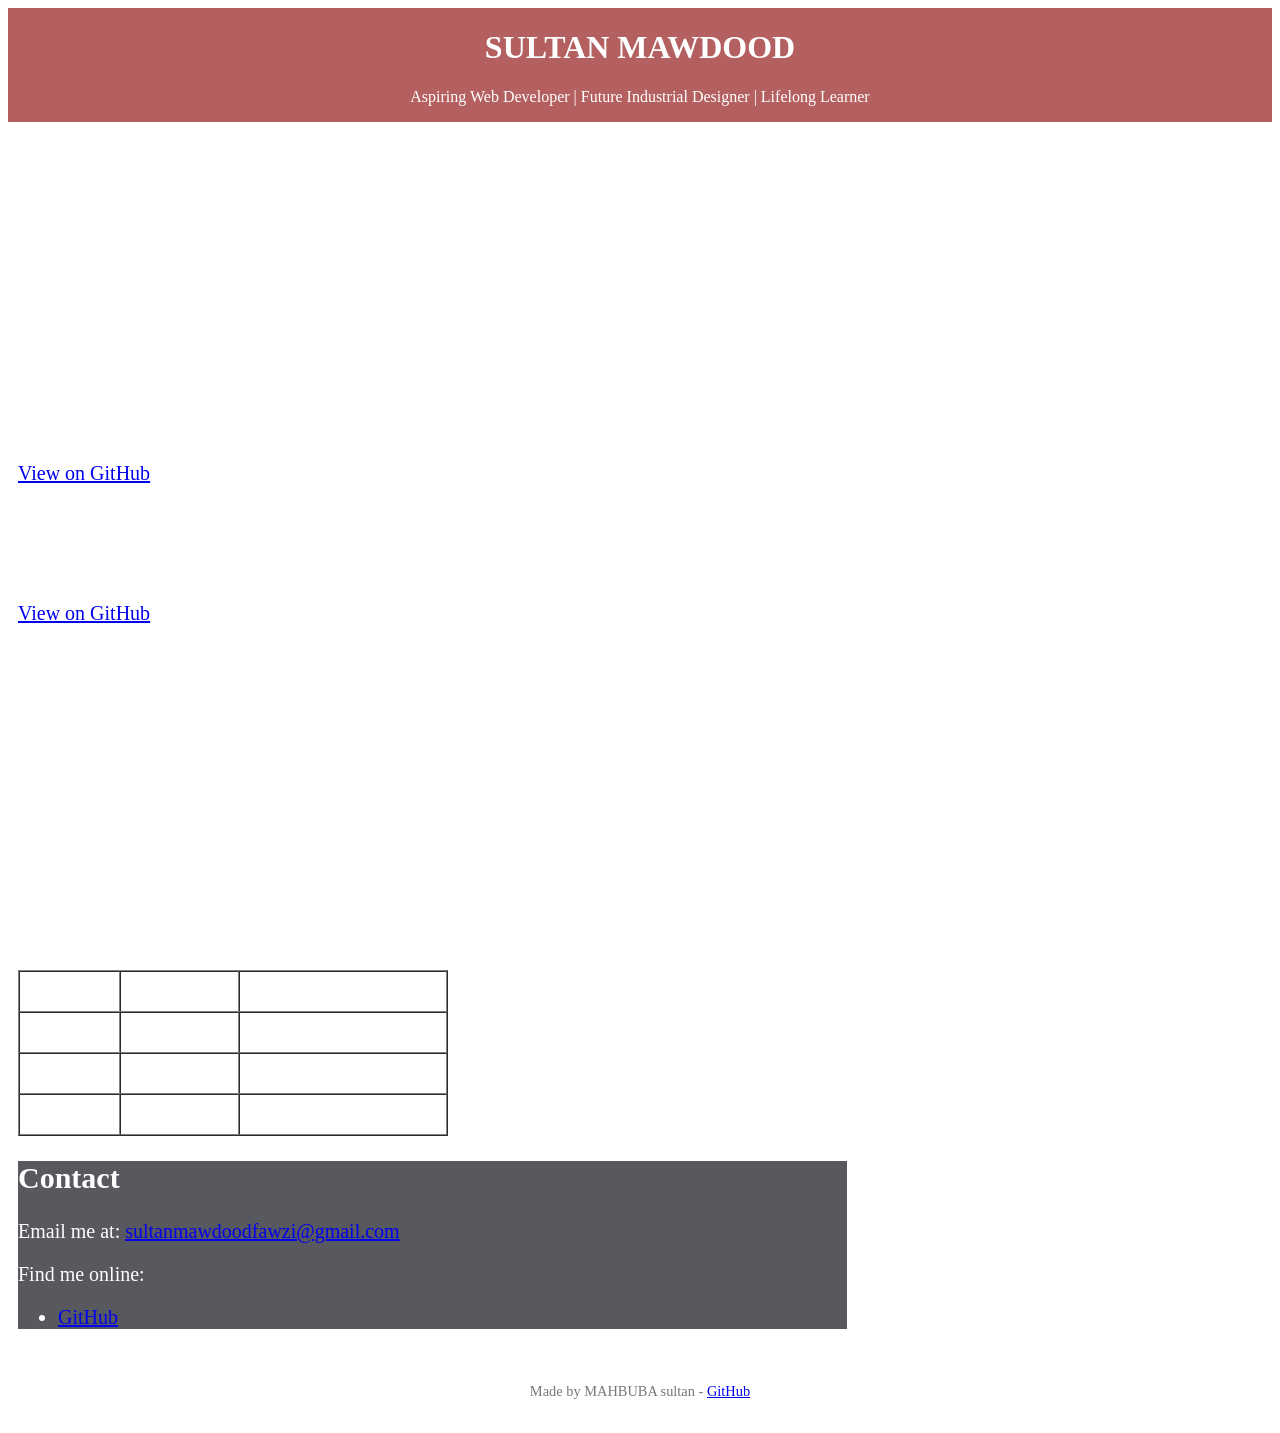
<file: css_basic/index.html>
<!DOCTYPE html>
<html lang="en">
<head>
    <meta charset="utf-8">
    <title> Sultan Mawdood Fawzi  Personal Portfolio</title>
    <meta name="viewport" content="width=device-width, initial-scale=1.0">
    
    <link href="base.css" rel="stylesheet">
    <link href="styles.css" rel="stylesheet">

</head>
<body class="works_on_smartphone">
    <!-- Header -->
    <header>
        <h1>SULTAN MAWDOOD</h1>
        <p>Aspiring Web Developer | Future Industrial Designer | Lifelong Learner</p>
    </header>

    <!-- Main Content -->
    <main>
        <!-- Article (portfolio content) -->
        <article>
            <!-- Introduction Section -->
            <section id="introduction">
                <h2>Introduction</h2>
                <p>Hello! My name is Sultan Mawdood Fawzi . I’m passionate about technology, design, and problem-solving. This portfolio is the first step in showcasing my journey as I build skills in web development and industrial design.</p>
            </section>

            <!-- Projects Section -->
            <section id="projects">
                <h2>Projects</h2>

                <div class="project">
                    <h3>My First Portfolio Website</h3>
                    <p>A beginner-friendly website built with pure HTML to showcase my growth as a developer.</p>
                    <a href="#" target="_blank">View on GitHub</a>
                </div>

                <div class="project">
                    <h3>Simple Chat App</h3>
                    <p>A real-time chat application allowing users to sign up with just a username and password.</p>
                    <a href="#" target="_blank">View on GitHub</a>
                </div>

              
            </section>

            <!-- About Me Section -->
            <section id="about">
                <h2>About Me</h2>
                <p>I am an aspiring web developer and future industrial design student at the University of Rwanda. My passion lies in blending creativity and technology to build meaningful solutions for real-world problems.</p>
                <p>Skills I’m building:</p>
                <ul>
                    <li>Web Development (HTML, CSS, JavaScript, )</li>
                    <li>Problem Solving & Critical Thinking</li>
                </ul>
            </section>

            <!-- Skills Table Section -->
            <section id="skills">
                <h2>Skills Table</h2>
                <table border="1" cellpadding="8" cellspacing="0">
                    <thead>
                        <tr>
                            <th>Skill</th>
                            <th>Proficiency</th>
                            <th>Learning Status</th>
                        </tr>
                    </thead>
                    <tbody>
                        <tr>
                            <td>HTML </td>
                            <td>Intermediate</td>
                            <td>Practicing with projects</td>
                        </tr>
                        <tr>
                            <td>JavaScript</td>
                            <td>Beginner</td>
                            <td>Currently learning</td>
                        </tr>
                        <tr>
                            <td>css</td>
                            <td>Beginner</td>
                            <td>Practicing with projects</td>
                        </tr>
                       
                    </tbody>
                </table>
            </section>

            <!-- Contact Section -->
            <section id="contact">
                <h2>Contact</h2>
                <p>Email me at: <a href="sultanmawdoodfawzi@gmail.com">sultanmawdoodfawzi@gmail.com</a></p>
                <p>Find me online:</p>
                <ul>
                
                    <li><a href="https://github.com/ُSultanmawdoodFawzi" target="_blank">GitHub</a></li>
                </ul>
            </section>
        </article>

        <!-- Aside -->
        <aside>
            placeholder to add comment thread later
        </aside>
    </main>

    <!-- Footer -->
    <footer>
        <p>Made by MAHBUBA sultan - <a href="https://github.com/mahbubasultan" target="_blank">GitHub</a></p>
    </footer>
</body>
</html>
</file>
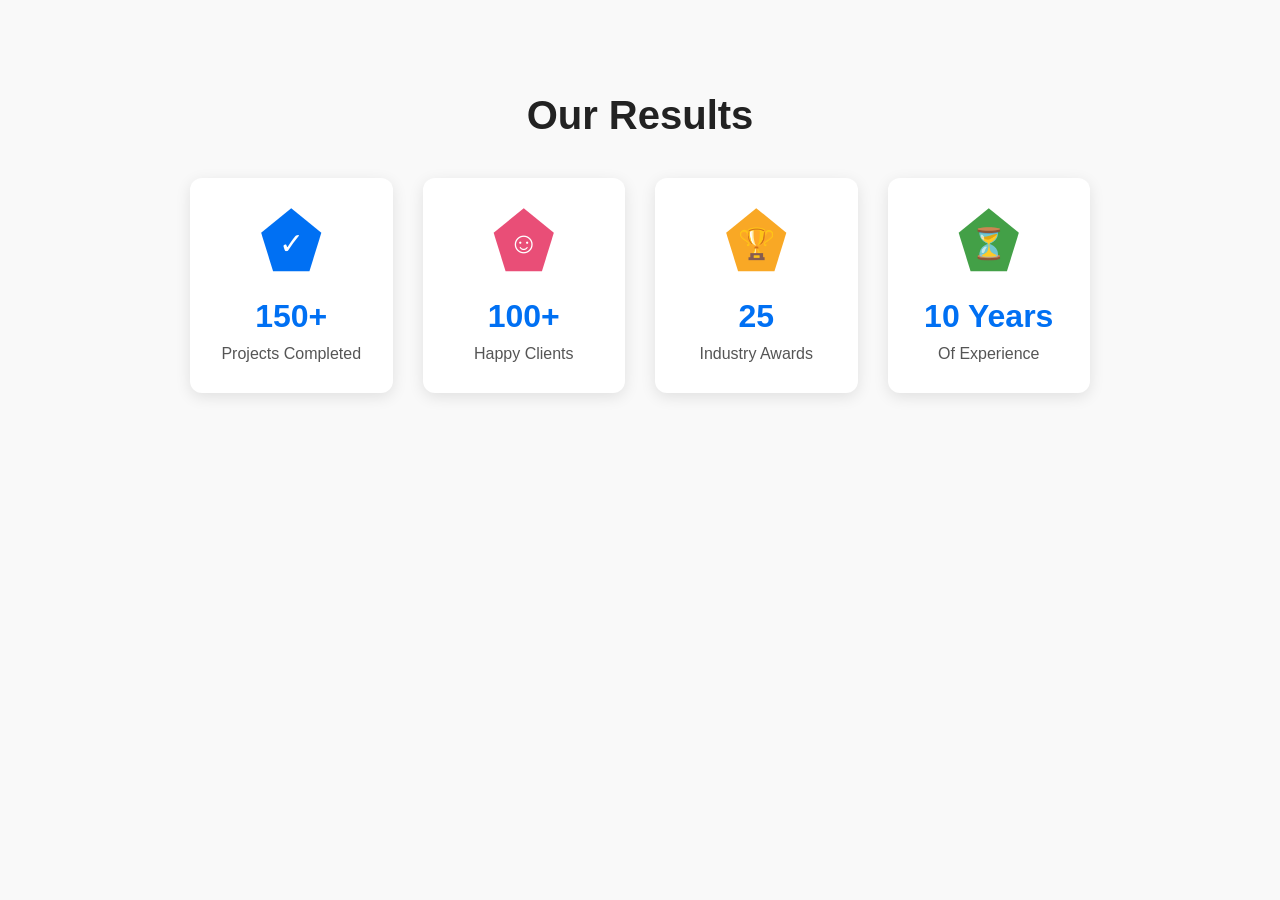
<file: headphones/6-index.html>
<!DOCTYPE html>
<html lang="en">
<head>
<meta charset="UTF-8" />
<meta name="viewport" content="width=device-width, initial-scale=1" />
<title>Our Results Section with CSS Pentagons</title>
<link rel="stylesheet" href="6-styles.css">
</head>
<body>

<section class="our-results" id="our-results">
  <div class="container">
    <h2 class="section-title">Our Results</h2>
    <div class="results-grid">
      <div class="result-item">
        <div class="pentagon">✓</div>
        <h3>150+</h3>
        <p>Projects Completed</p>
      </div>
      <div class="result-item">
        <div class="pentagon">☺</div>
        <h3>100+</h3>
        <p>Happy Clients</p>
      </div>
      <div class="result-item">
        <div class="pentagon">🏆</div>
        <h3>25</h3>
        <p>Industry Awards</p>
      </div>
      <div class="result-item">
        <div class="pentagon">⏳</div>
        <h3>10 Years</h3>
        <p>Of Experience</p>
      </div>
    </div>
  </div>
</section>

</body>
</html>
</file>
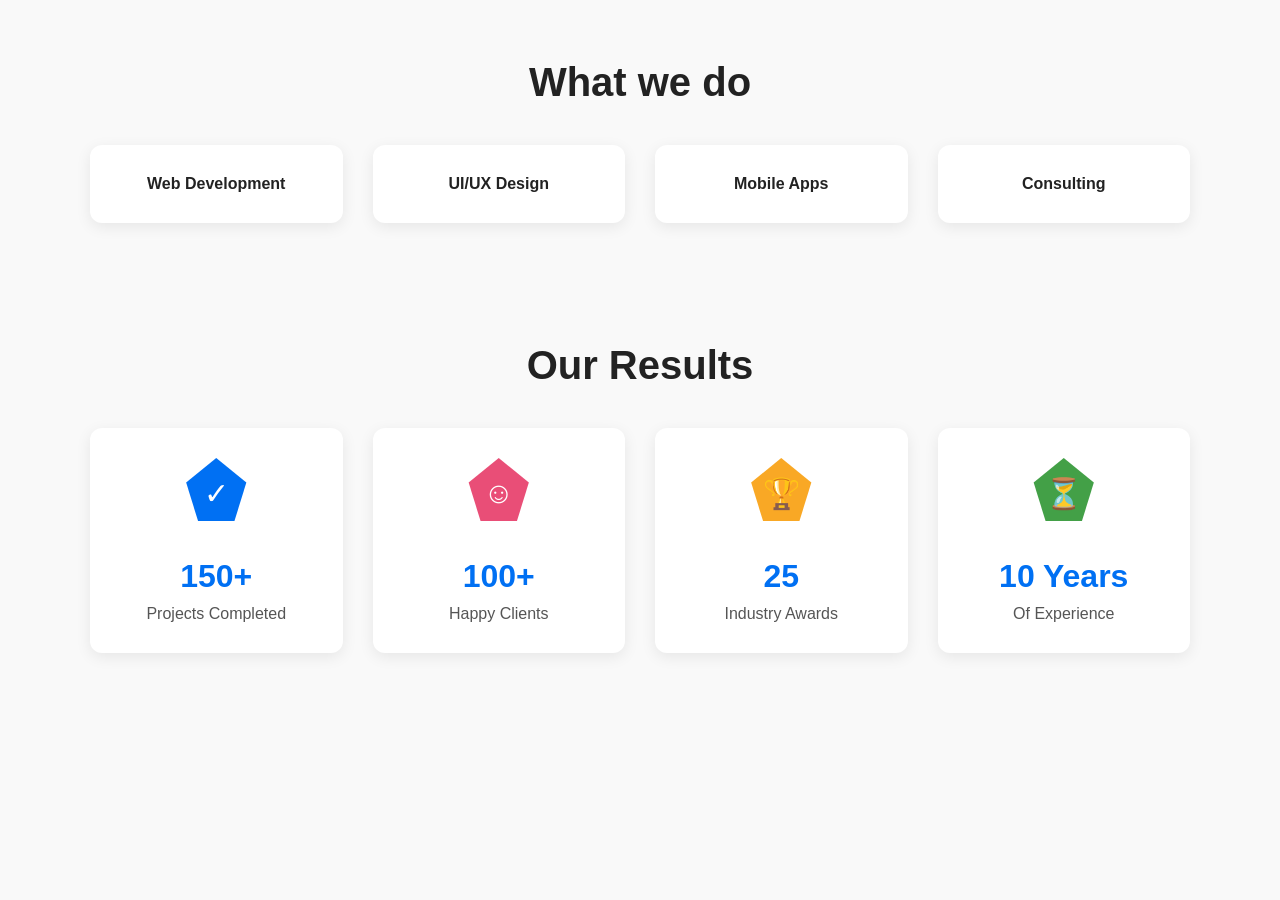
<file: headphones/7-index.html>
<!DOCTYPE html>
<html lang="en">
<head>
  <meta charset="UTF-8" />
  <meta name="viewport" content="width=device-width, initial-scale=1" />
  <title>Animated Sections - ALX Project</title>
    <link rel="stylesheet" href="7-styles.css">
</head>
<body>

<!-- What we do Section -->
<section class="what-we-do" id="what-we-do">
  <div class="container">
    <h2 class="section-title">What we do</h2>
    <div class="items-grid">
      <div class="item">Web Development</div>
      <div class="item">UI/UX Design</div>
      <div class="item">Mobile Apps</div>
      <div class="item">Consulting</div>
    </div>
  </div>
</section>

<!-- Our Results Section -->
<section class="our-results" id="our-results">
  <div class="container">
    <h2 class="section-title">Our Results</h2>
    <div class="results-grid">
      <div class="result-item">
        <div class="pentagon">✓</div>
        <h3>150+</h3>
        <p>Projects Completed</p>
      </div>
      <div class="result-item">
        <div class="pentagon">☺</div>
        <h3>100+</h3>
        <p>Happy Clients</p>
      </div>
      <div class="result-item">
        <div class="pentagon">🏆</div>
        <h3>25</h3>
        <p>Industry Awards</p>
      </div>
      <div class="result-item">
        <div class="pentagon">⏳</div>
        <h3>10 Years</h3>
        <p>Of Experience</p>
      </div>
    </div>
  </div>
</section>

</body>
</html>
</file>
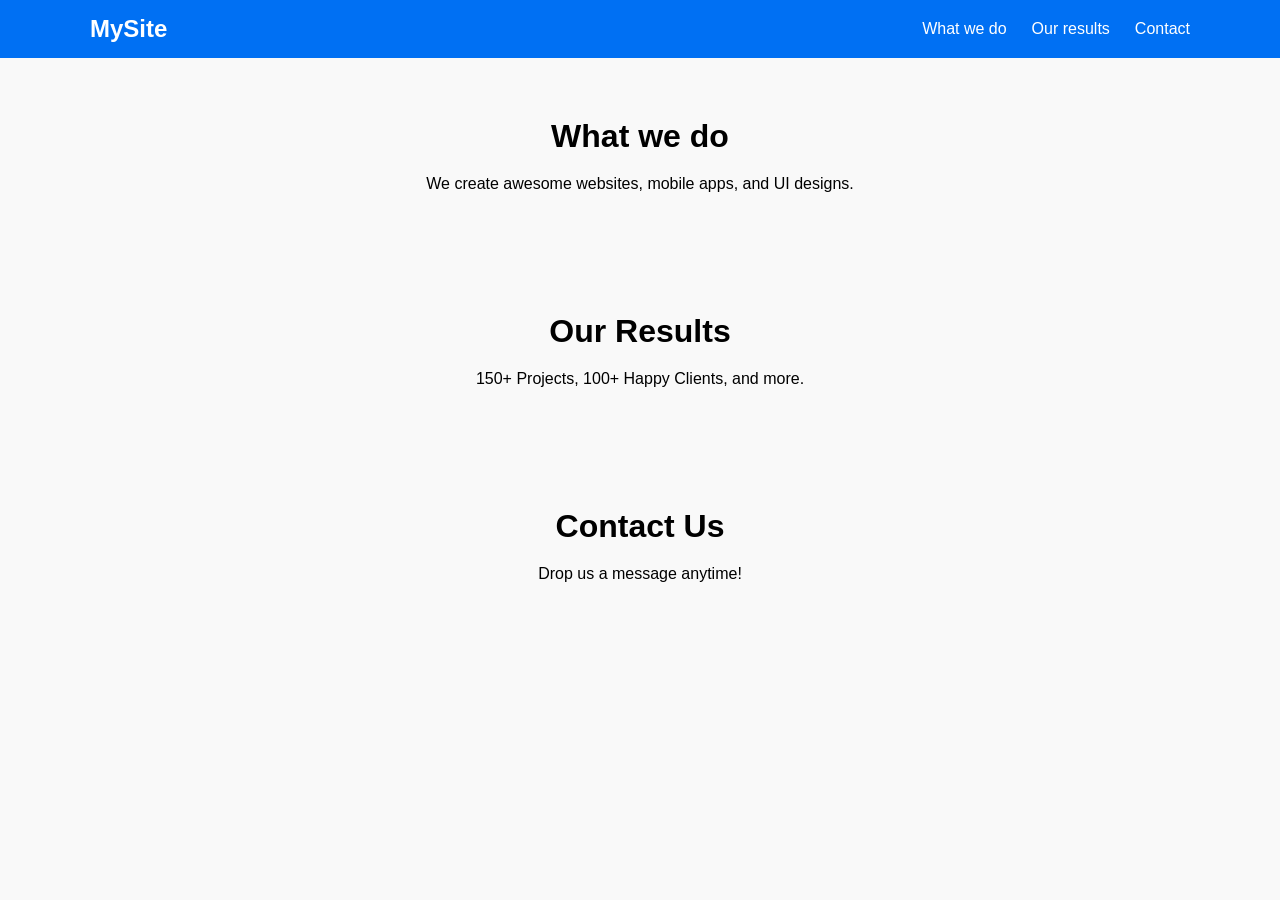
<file: headphones/8-index.html>
<!DOCTYPE html>
<html lang="en">
<head>
  <meta charset="UTF-8" />
  <meta name="viewport" content="width=device-width, initial-scale=1" />
  <title>Responsive Landing Page with Hamburger Menu</title>
  <link rel="stylesheet" href="8-styles.css">
</head>
<body>

<header>
  <div class="nav-container">
    <div class="logo">MySite</div>
    <nav class="desktop-nav">
      <a href="#what-we-do">What we do</a>
      <a href="#our-results">Our results</a>
      <a href="#contact">Contact</a>
    </nav>
    <div class="hamburger" id="hamburger">
      <span></span>
      <span></span>
      <span></span>
    </div>
  </div>
  <div class="mobile-nav" id="mobileNav">
    <a href="#what-we-do">What we do</a>
    <a href="#our-results">Our results</a>
    <a href="#contact">Contact</a>
  </div>
</header>

<!-- Just dummy sections for demo -->
<section id="what-we-do">
  <h2>What we do</h2>
  <p>We create awesome websites, mobile apps, and UI designs.</p>
</section>

<section id="our-results">
  <h2>Our Results</h2>
  <p>150+ Projects, 100+ Happy Clients, and more.</p>
</section>

<section id="contact">
  <h2>Contact Us</h2>
  <p>Drop us a message anytime!</p>
</section>

<script>
  const hamburger = document.getElementById('hamburger');
  const mobileNav = document.getElementById('mobileNav');

  hamburger.addEventListener('click', () => {
    mobileNav.classList.toggle('show');
  });
</script>

</body>
</html>
</file>
<file: css_basic/base.css>

</file>
<file: css_basic/styles.css>
body{
    display: flex;
    flex-direction: column;
   background-image: url(https://dm0qx8t0i9gc9.cloudfront.net/thumbnails/image/rDtN98Qoishumwih/summer-background-abstract-background-wallpaper-use-for-presentation_HDDYoJOhMg_thumb.jpg);
   background-position: center;
   background-size: cover;
    color: white
    
}
main{
 display: flex;
 flex-direction: row;
 flex: auto;
 padding: 10px;
 font-size: 20px;
}

header{
    text-align: center; 
    background: rgba(156, 42, 42, 0.747);
    color: white;
}



article{
    flex: 2;
    overflow-y: auto;
}

aside{
    flex: 1;
    overflow-y: auto;
}

footer {
    text-align: center;
    font-size: 0.9em;
    padding: 10px;
    color: #777;
}

#contact{
    background-color: rgb(88, 88, 95);
    color: #fffefe;
}
</file>
<file: headphones/6-styles.css>
body {
    font-family: Arial, sans-serif;
    background: #f9f9f9;
    margin: 0;
    padding: 0;
  }
  .our-results {
    padding: 60px 20px;
    background-color: #f9f9f9;
    text-align: center;
  }

  .our-results .section-title {
    font-size: 2.5rem;
    margin-bottom: 40px;
    font-weight: 700;
    color: #222;
  }

  .results-grid {
    display: grid;
    grid-template-columns: repeat(auto-fit, minmax(180px, 1fr));
    gap: 30px;
    max-width: 900px;
    margin: 0 auto;
  }

  .result-item {
    background: white;
    padding: 30px 20px;
    border-radius: 12px;
    box-shadow: 0 4px 15px rgb(0 0 0 / 0.1);
    display: flex;
    flex-direction: column;
    align-items: center;
  }

  /* Pentagon shape */
  .pentagon {
    width: 70px;
    height: 70px;
    background-color: #0070f3; /* default blue */
    clip-path: polygon(
      50% 0%,
      93% 35%,
      76% 90%,
      24% 90%,
      7% 35%
    );
    margin: 0 auto 20px;
    display: flex;
    justify-content: center;
    align-items: center;
    color: white;
    font-size: 30px;
    user-select: none;
  }

  /* Different colors per pentagon */
  .result-item:nth-child(1) .pentagon {
    background-color: #0070f3; /* blue */
  }

  .result-item:nth-child(2) .pentagon {
    background-color: #e94e77; /* pink */
  }

  .result-item:nth-child(3) .pentagon {
    background-color: #f9a825; /* amber */
  }

  .result-item:nth-child(4) .pentagon {
    background-color: #43a047; /* green */
  }

  .result-item h3 {
    font-size: 2rem;
    color: #0070f3;
    margin: 0 0 10px;
    font-weight: 700;
  }

  .result-item p {
    font-size: 1rem;
    color: #555;
    margin: 0;
  }
</file>
<file: headphones/7-styles.css>
* {
  box-sizing: border-box;
  margin: 0;
  padding: 0;
}

body {
  font-family: Arial, sans-serif;
  background: #f9f9f9;
  color: #222;
}

section {
  padding: 60px 20px;
  text-align: center;
}

h2.section-title {
  font-size: 2.5rem;
  margin-bottom: 40px;
  font-weight: 700;
}

.container {
  max-width: 1100px;
  margin: auto;
}

/* What we do section */
.what-we-do .items-grid {
  display: grid;
  grid-template-columns: repeat(auto-fit, minmax(200px, 1fr));
  gap: 30px;
}

.what-we-do .item {
  background: #fff;
  padding: 30px 20px;
  border-radius: 12px;
  box-shadow: 0 4px 15px rgba(0, 0, 0, 0.08);
  font-weight: 600;
  transition: transform 0.3s ease, box-shadow 0.3s ease;
  opacity: 0;
  animation: fadeUp 0.8s ease-out forwards;
}

/* Our Results Section */
.results-grid {
  display: grid;
  grid-template-columns: repeat(auto-fit, minmax(180px, 1fr));
  gap: 30px;
}

.result-item {
  background: #fff;
  padding: 30px 20px;
  border-radius: 12px;
  box-shadow: 0 4px 15px rgba(0, 0, 0, 0.08);
  display: flex;
  flex-direction: column;
  align-items: center;
  transition: transform 0.3s ease, box-shadow 0.3s ease;
  opacity: 0;
  animation: fadeUp 0.8s ease-out forwards;
}

.result-item h3 {
  font-size: 2rem;
  color: #0070f3;
  margin: 10px 0;
}

.result-item p {
  font-size: 1rem;
  color: #555;
}

/* Pentagon Shape */
.pentagon {
  width: 70px;
  height: 70px;
  clip-path: polygon(50% 0%, 93% 35%, 76% 90%, 24% 90%, 7% 35%);
  display: flex;
  justify-content: center;
  align-items: center;
  color: white;
  font-size: 30px;
  margin-bottom: 20px;
}

.result-item:nth-child(1) .pentagon { background-color: #0070f3; }
.result-item:nth-child(2) .pentagon { background-color: #e94e77; }
.result-item:nth-child(3) .pentagon { background-color: #f9a825; }
.result-item:nth-child(4) .pentagon { background-color: #43a047; }

/* Animations */
@keyframes fadeUp {
  from {
    opacity: 0;
    transform: translateY(30px);
  }
  to {
    opacity: 1;
    transform: translateY(0);
  }
}

@keyframes bounce {
  0%, 100% { transform: translateY(0); }
  50% { transform: translateY(-8px); }
}

.what-we-do .item:hover,
.our-results .result-item:hover {
  animation: bounce 0.6s ease;
  transform: scale(1.05);
  box-shadow: 0 10px 25px rgba(0, 0, 0, 0.1);
}

/* Delays for staggered animation */
.what-we-do .item:nth-child(1),
.our-results .result-item:nth-child(1) {
  animation-delay: 0.2s;
}

.what-we-do .item:nth-child(2),
.our-results .result-item:nth-child(2) {
  animation-delay: 0.4s;
}

.what-we-do .item:nth-child(3),
.our-results .result-item:nth-child(3) {
  animation-delay: 0.6s;
}

.what-we-do .item:nth-child(4),
.our-results .result-item:nth-child(4) {
  animation-delay: 0.8s;
}

/* Responsive tweaks */
@media (max-width: 500px) {
  .result-item h3 {
    font-size: 1.5rem;
  }

  .pentagon {
    width: 50px;
    height: 50px;
    font-size: 22px;
  }
}
</file>
<file: headphones/8-styles.css>
* {
      margin: 0;
      padding: 0;
      box-sizing: border-box;
    }

    body {
      font-family: Arial, sans-serif;
      background: #f9f9f9;
    }

    /* ===== NAVBAR ===== */
    header {
      background-color: #0070f3;
      padding: 15px 20px;
      position: relative;
    }

    .nav-container {
      max-width: 1100px;
      margin: auto;
      display: flex;
      justify-content: space-between;
      align-items: center;
      color: white;
    }

    .logo {
      font-size: 1.5rem;
      font-weight: bold;
    }

    nav {
      display: flex;
      gap: 25px;
    }

    nav a {
      color: white;
      text-decoration: none;
      font-weight: 500;
      transition: color 0.3s ease;
    }

    nav a:hover {
      color: #d0e6ff;
    }

    /* Hamburger icon */
    .hamburger {
      display: none;
      flex-direction: column;
      justify-content: space-between;
      width: 25px;
      height: 20px;
      cursor: pointer;
    }

    .hamburger span {
      height: 3px;
      background-color: white;
      border-radius: 2px;
      transition: 0.3s;
    }

    /* Mobile nav menu */
    .mobile-nav {
      display: none;
      flex-direction: column;
      background-color: #0070f3;
      position: absolute;
      top: 60px;
      left: 0;
      width: 100%;
      padding: 20px;
      animation: slideDown 0.3s ease forwards;
    }

    .mobile-nav a {
      padding: 10px 0;
      color: white;
      text-decoration: none;
      font-weight: 500;
    }

    @keyframes slideDown {
      from { opacity: 0; transform: translateY(-10px); }
      to { opacity: 1; transform: translateY(0); }
    }

    /* Responsive */
    @media (max-width: 480px) {
      nav {
        display: none;
      }

      .hamburger {
        display: flex;
      }

      .mobile-nav.show {
        display: flex;
      }
    }

    /* ===== Placeholder Content ===== */
    section {
      padding: 60px 20px;
      text-align: center;
    }

    h2 {
      font-size: 2rem;
      margin-bottom: 20px;
    }

    p {
      max-width: 600px;
      margin: auto;
    }
</file>
